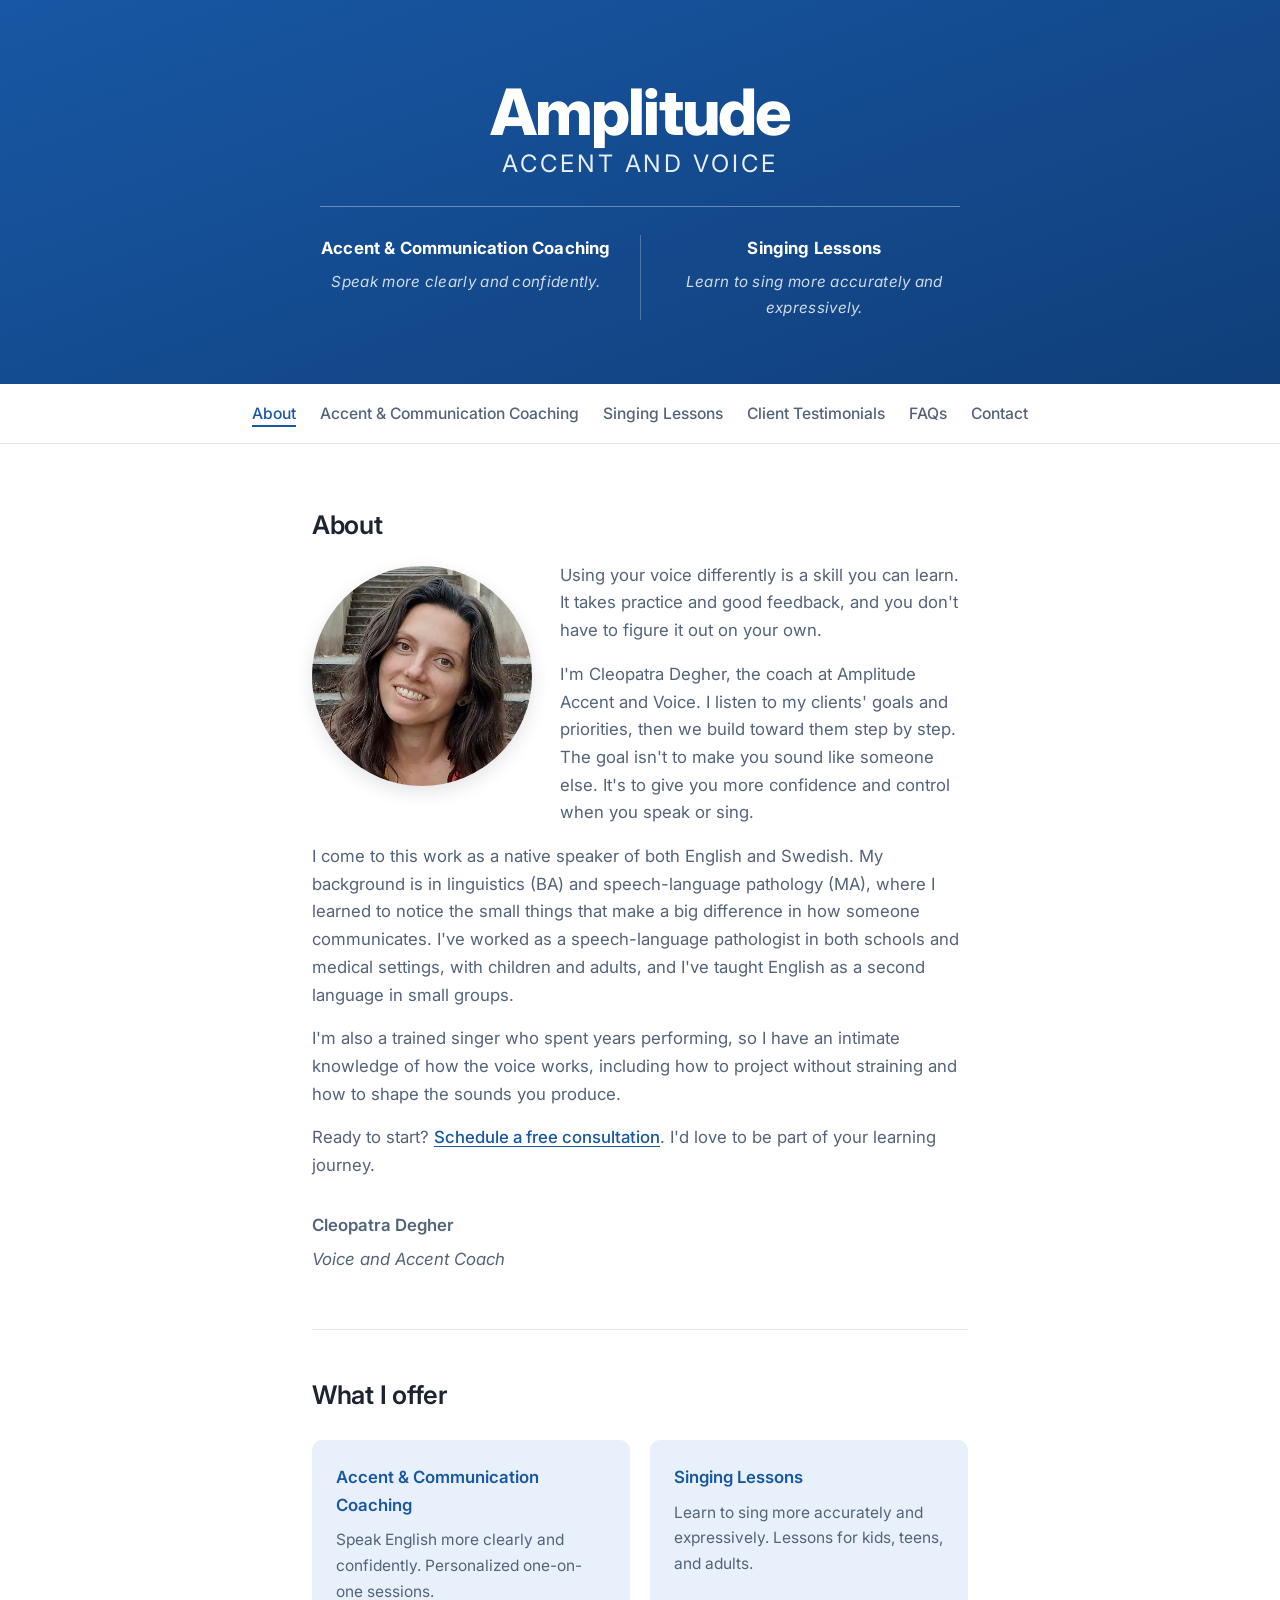
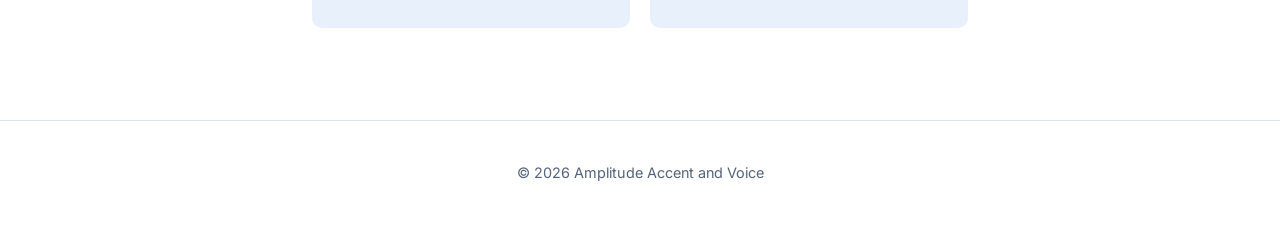
<file: index.html>
<!DOCTYPE html>
<html lang="en">
<head>
    <meta charset="UTF-8">
    <meta name="viewport" content="width=device-width, initial-scale=1.0">
    <meta http-equiv="Cache-Control" content="no-store">
    <title>Amplitude Accent and Voice</title>
    <link href="https://fonts.googleapis.com/css2?family=Inter:ital,wght@0,400;0,500;0,600;0,700;0,800;1,400&display=swap" rel="stylesheet">
    <link rel="stylesheet" href="styles.css?v=30">
</head>
<body>
    <header class="hero">
        <div class="hero-inner">
            <h1><span class="brand-line">Amplitude</span>Accent and Voice</h1>
            <div class="offerings">
                <div class="offering">
                    <p class="offering-title">Accent &amp; Communication Coaching</p>
                    <p class="offering-desc">Speak more clearly and confidently.</p>
                </div>
                <div class="offering">
                    <p class="offering-title">Singing Lessons</p>
                    <p class="offering-desc">Learn to sing more accurately and expressively.</p>
                </div>
            </div>
        </div>
    </header>

    <nav>
        <ul>
            <li><a href="index.html" class="active">About</a></li>
            <li><a href="accent-coaching.html">Accent &amp; Communication Coaching</a></li>
            <li><a href="voice-coaching.html">Singing Lessons</a></li>
            <li><a href="testimonials.html">Client Testimonials</a></li>
            <li><a href="faqs.html">FAQs</a></li>
            <li><a href="contact.html">Contact</a></li>
        </ul>
    </nav>

    <main>
        <section class="section">
            <h2>About</h2>
            <img class="about-photo" src="cleopatra-photo.jpg?v=3" alt="Cleopatra Degher">
            <p>Using your voice differently is a skill you can learn. It takes
               practice and good feedback, and you don't have to figure it out on
               your own.</p>
            <p>I'm Cleopatra Degher, the coach at Amplitude Accent and Voice. I
               listen to my clients' goals and priorities, then we build toward
               them step by step. The goal isn't to make you sound like someone
               else. It's to give you more confidence and control when you speak
               or sing.</p>
            <p>I come to this work as a native speaker of both English and
               Swedish. My background is in linguistics (BA) and speech-language
               pathology (MA), where I learned to notice the small things that
               make a big difference in how someone communicates. I've worked as
               a speech-language pathologist in both schools and medical
               settings, with children and adults, and I've taught English as a
               second language in small groups.</p>
            <p>I'm also a trained singer who spent years performing, so I have an
               intimate knowledge of how the voice works, including how to
               project without straining and how to shape the sounds you
               produce.</p>
            <p>Ready to start? <a href="contact.html#book">Schedule a free
               consultation</a>. I'd love to be part of your learning journey.</p>
            <div class="signoff">
                <div class="signoff-text">
                    <p class="signoff-name">Cleopatra Degher</p>
                    <p class="signoff-title">Voice and Accent Coach</p>
                </div>
            </div>
        </section>

        <section class="section">
            <h2>What I offer</h2>
            <div class="cards">
                <a class="card" href="accent-coaching.html">
                    <h3>Accent &amp; Communication Coaching</h3>
                    <p>Speak English more clearly and confidently. Personalized one-on-one sessions.</p>
                </a>
                <a class="card" href="voice-coaching.html">
                    <h3>Singing Lessons</h3>
                    <p>Learn to sing more accurately and expressively. Lessons for kids, teens, and adults.</p>
                </a>
            </div>
        </section>
    </main>

    <footer>
        &copy; 2026 Amplitude Accent and Voice
    </footer>
</body>
</html>
</file>
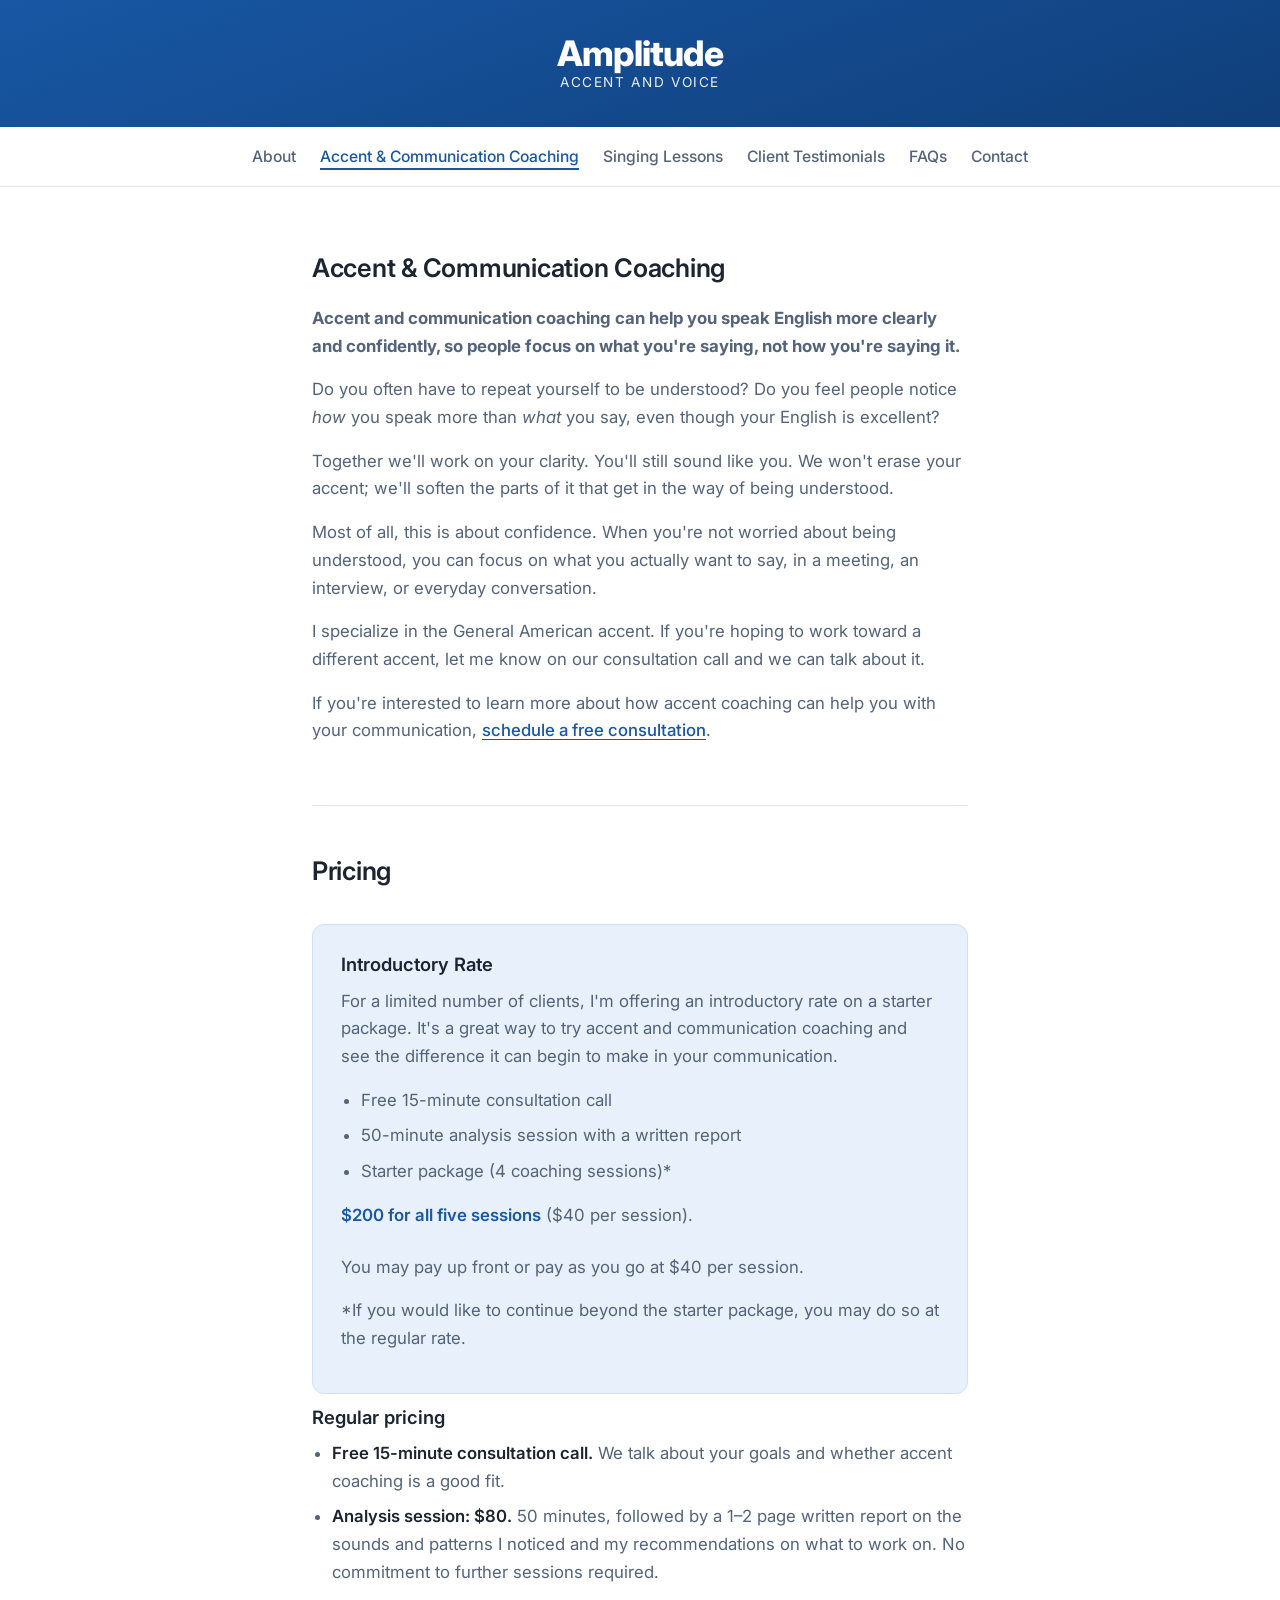
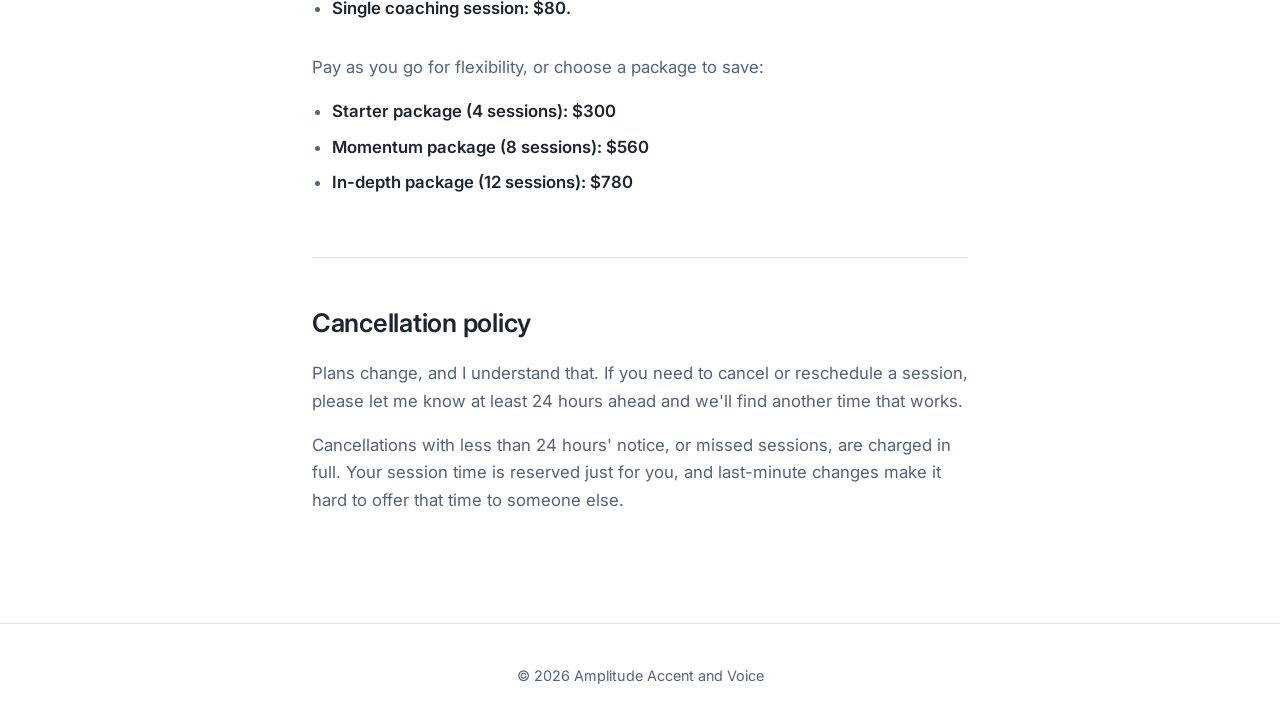
<file: accent-coaching.html>
<!DOCTYPE html>
<html lang="en">
<head>
    <meta charset="UTF-8">
    <meta name="viewport" content="width=device-width, initial-scale=1.0">
    <meta http-equiv="Cache-Control" content="no-store">
    <title>Accent &amp; Communication Coaching — Amplitude Accent and Voice</title>
    <link href="https://fonts.googleapis.com/css2?family=Inter:ital,wght@0,400;0,500;0,600;0,700;0,800;1,400&display=swap" rel="stylesheet">
    <link rel="stylesheet" href="styles.css?v=30">
</head>
<body>
    <header class="hero compact">
        <div class="hero-inner">
            <a href="index.html" class="brand"><span class="brand-line">Amplitude</span>Accent and Voice</a>
        </div>
    </header>

    <nav>
        <ul>
            <li><a href="index.html">About</a></li>
            <li><a href="accent-coaching.html" class="active">Accent &amp; Communication Coaching</a></li>
            <li><a href="voice-coaching.html">Singing Lessons</a></li>
            <li><a href="testimonials.html">Client Testimonials</a></li>
            <li><a href="faqs.html">FAQs</a></li>
            <li><a href="contact.html">Contact</a></li>
        </ul>
    </nav>

    <main>
        <section class="section">
            <h1>Accent &amp; Communication Coaching</h1>
            <p><strong>Accent and communication coaching can help you speak
               English more clearly and confidently, so people focus on what
               you're saying, not how you're saying it.</strong></p>
            <p>Do you often have to repeat yourself to be understood? Do you feel
               people notice <em>how</em> you speak more than <em>what</em> you
               say, even though your English is excellent?</p>
            <p>Together we'll work on your clarity. You'll still sound like you.
               We won't erase your accent; we'll soften the parts of it that get
               in the way of being understood.</p>
            <p>Most of all, this is about confidence. When you're not worried
               about being understood, you can focus on what you actually want to
               say, in a meeting, an interview, or everyday conversation.</p>
            <p>I specialize in the General American accent. If you're hoping to
               work toward a different accent, let me know on our consultation
               call and we can talk about it.</p>
            <p>If you're interested to learn more about how accent coaching can
               help you with your communication,
               <a href="contact.html#book">schedule a free consultation</a>.</p>
        </section>

        <section class="section" id="pricing">
            <h2>Pricing</h2>
            <div class="founding-box" id="intro-rate">
                <h3 class="price-head">Introductory Rate</h3>
                <p>For a limited number of clients, I'm offering an introductory
                   rate on a starter package. It's a great way to try accent and
                   communication coaching and see the difference it can begin to
                   make in your communication.</p>
                <ul class="price-list">
                    <li>Free 15-minute consultation call</li>
                    <li>50-minute analysis session with a written report</li>
                    <li>Starter package (4 coaching sessions)*</li>
                </ul>
                <p class="price-total" style="margin-bottom: 1.5rem;"><strong>$200 for all five sessions</strong>
                   ($40 per session).</p>
                <p class="price-note">You may pay up front or pay as you go at
                   $40 per session.</p>
                <p class="price-note">*If you would like to continue beyond the
                   starter package, you may do so at the regular rate.</p>
            </div>

            <h3 class="price-head">Regular pricing</h3>
            <ul class="price-list" style="margin-bottom: 2rem;">
                <li><strong>Free 15-minute consultation call.</strong> We talk
                    about your goals and whether accent coaching is a good
                    fit.</li>
                <li><strong>Analysis session: $80.</strong> 50 minutes, followed
                    by a 1–2 page written report on the sounds and patterns I
                    noticed and my recommendations on what to work on. No
                    commitment to further sessions required.</li>
                <li><strong>Single coaching session: $80.</strong></li>
            </ul>
            <p class="price-note">Pay as you go for flexibility, or choose a
               package to save:</p>
            <ul class="price-list">
                <li><strong>Starter package (4 sessions): $300</strong></li>
                <li><strong>Momentum package (8 sessions): $560</strong></li>
                <li><strong>In-depth package (12 sessions): $780</strong></li>
            </ul>
        </section>

        <section class="section" id="cancellation">
            <h2>Cancellation policy</h2>
            <p>Plans change, and I understand that. If you need to cancel or
               reschedule a session, please let me know at least 24 hours ahead
               and we'll find another time that works.</p>
            <p>Cancellations with less than 24 hours' notice, or missed sessions,
               are charged in full. Your session time is reserved just for you,
               and last-minute changes make it hard to offer that time to someone
               else.</p>
        </section>
    </main>

    <footer>
        &copy; 2026 Amplitude Accent and Voice
    </footer>
</body>
</html>
</file>
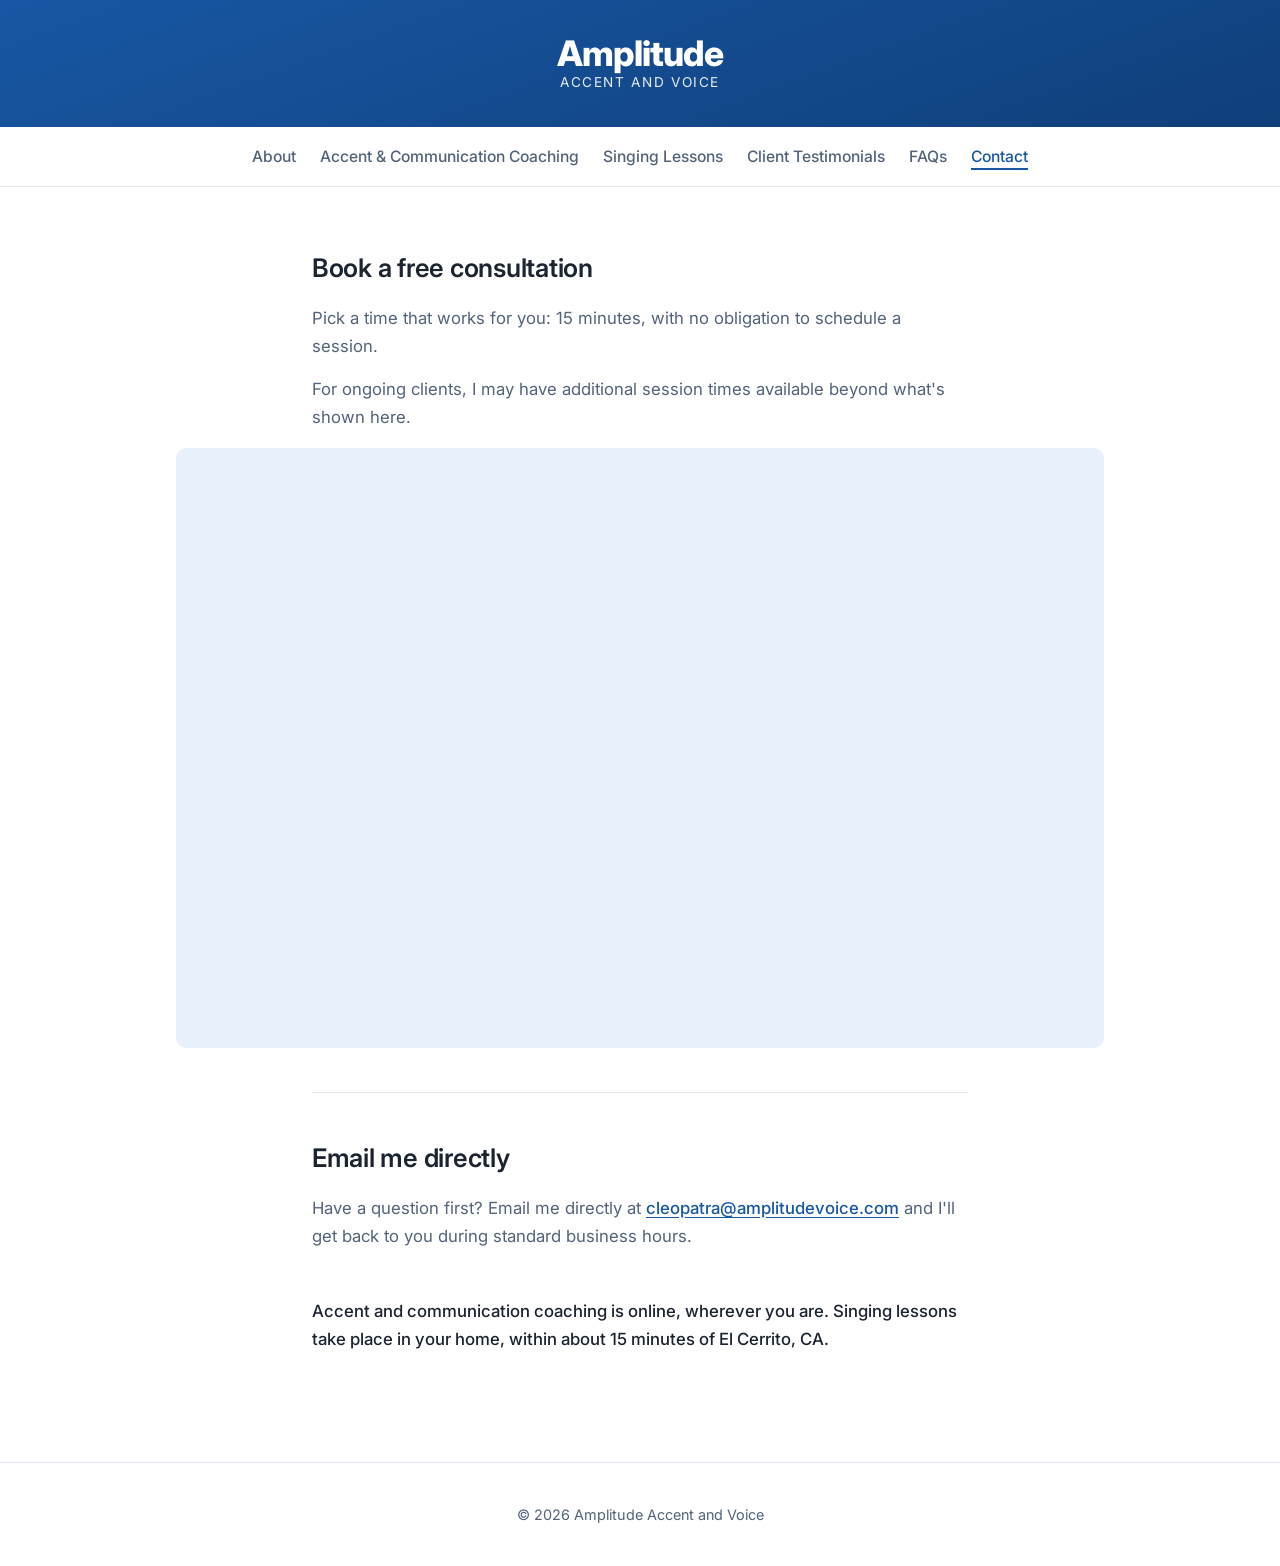
<file: contact.html>
<!DOCTYPE html>
<html lang="en">
<head>
    <meta charset="UTF-8">
    <meta name="viewport" content="width=device-width, initial-scale=1.0">
    <meta http-equiv="Cache-Control" content="no-store">
    <title>Contact — Amplitude Accent and Voice</title>
    <link href="https://fonts.googleapis.com/css2?family=Inter:ital,wght@0,400;0,500;0,600;0,700;0,800;1,400&display=swap" rel="stylesheet">
    <link rel="stylesheet" href="styles.css?v=30">
</head>
<body>
    <header class="hero compact">
        <div class="hero-inner">
            <a href="index.html" class="brand"><span class="brand-line">Amplitude</span>Accent and Voice</a>
        </div>
    </header>

    <nav>
        <ul>
            <li><a href="index.html">About</a></li>
            <li><a href="accent-coaching.html">Accent &amp; Communication Coaching</a></li>
            <li><a href="voice-coaching.html">Singing Lessons</a></li>
            <li><a href="testimonials.html">Client Testimonials</a></li>
            <li><a href="faqs.html">FAQs</a></li>
            <li><a href="contact.html" class="active">Contact</a></li>
        </ul>
    </nav>

    <main>
        <section class="section" id="book">
            <h1>Book a free consultation</h1>
            <p>Pick a time that works for you: 15 minutes, with no obligation to schedule a session.</p>
            <p class="price-note">For ongoing clients, I may have additional session times available beyond what's shown here.</p>
            <!-- Google Calendar Appointment Scheduling begin -->
            <iframe class="booking" title="Book a free consultation call" src="https://calendar.google.com/calendar/appointments/schedules/AcZssZ0zJWID2LXfBjTC3yGVI8p8HNwMQlucLHqf9GP6MyuZLJ-Z0fib1vh2YYufvY4Z8T_S9PYylt-m?gv=true" style="border: 0" width="100%" height="600" frameborder="0"></iframe>
            <!-- end Google Calendar Appointment Scheduling -->
        </section>

        <section class="section" id="message-form">
            <h2>Email me directly</h2>
            <p>Have a question first? Email me directly at
               <a href="mailto:cleopatra@amplitudevoice.com">cleopatra@amplitudevoice.com</a>
               and I'll get back to you during standard business hours.</p>
            <p class="location">Accent and communication coaching is online, wherever you are. Singing lessons take place in your home, within about 15 minutes of El Cerrito, CA.</p>
        </section>
    </main>

    <footer>
        &copy; 2026 Amplitude Accent and Voice
    </footer>
</body>
</html>
</file>
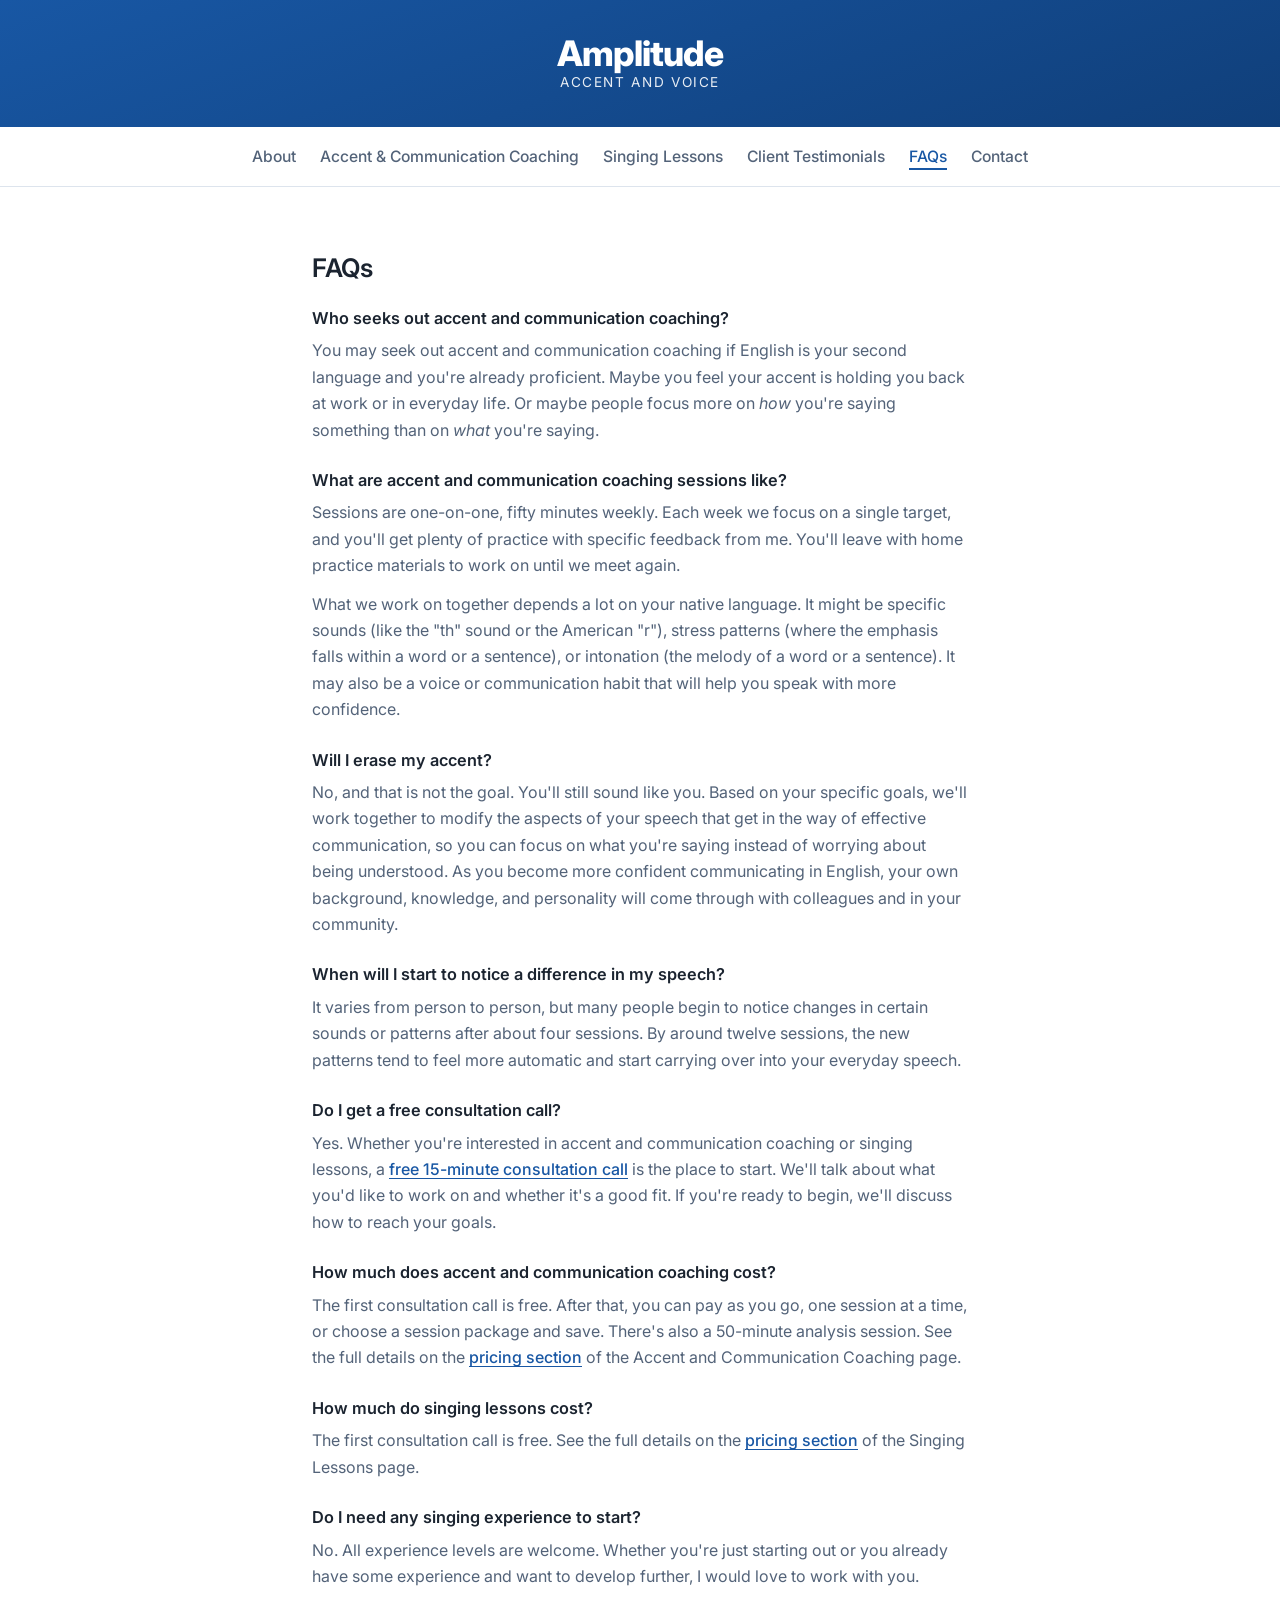
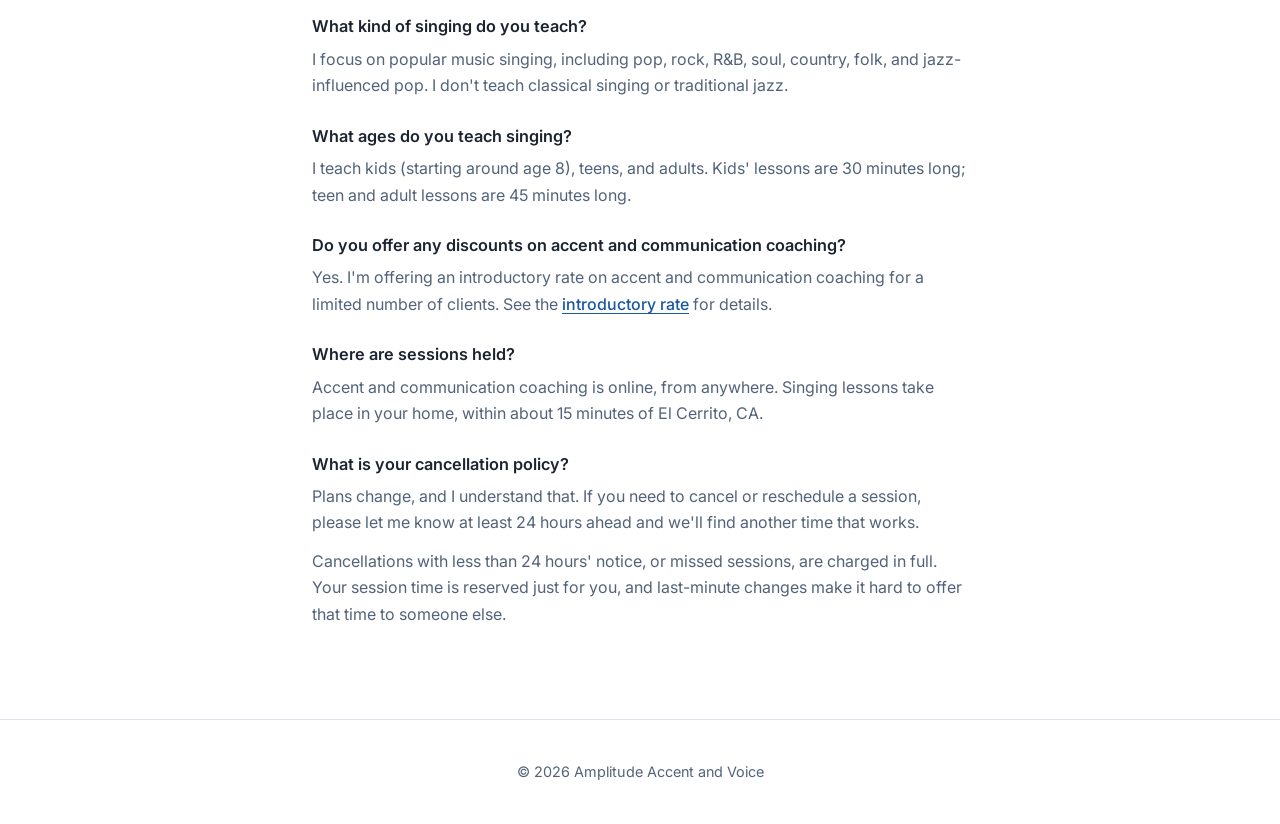
<file: faqs.html>
<!DOCTYPE html>
<html lang="en">
<head>
    <meta charset="UTF-8">
    <meta name="viewport" content="width=device-width, initial-scale=1.0">
    <meta http-equiv="Cache-Control" content="no-store">
    <title>FAQs — Amplitude Accent and Voice</title>
    <link href="https://fonts.googleapis.com/css2?family=Inter:ital,wght@0,400;0,500;0,600;0,700;0,800;1,400&display=swap" rel="stylesheet">
    <link rel="stylesheet" href="styles.css?v=30">
</head>
<body>
    <header class="hero compact">
        <div class="hero-inner">
            <a href="index.html" class="brand"><span class="brand-line">Amplitude</span>Accent and Voice</a>
        </div>
    </header>

    <nav>
        <ul>
            <li><a href="index.html">About</a></li>
            <li><a href="accent-coaching.html">Accent &amp; Communication Coaching</a></li>
            <li><a href="voice-coaching.html">Singing Lessons</a></li>
            <li><a href="testimonials.html">Client Testimonials</a></li>
            <li><a href="faqs.html" class="active">FAQs</a></li>
            <li><a href="contact.html">Contact</a></li>
        </ul>
    </nav>

    <main>
        <section class="section">
            <h1>FAQs</h1>
            <div class="faq">
                <h3>Who seeks out accent and communication coaching?</h3>
                <p>You may seek out accent and communication coaching if English
                   is your second language and you're already proficient. Maybe you feel your
                   accent is holding you back at work or in everyday life. Or
                   maybe people focus more on <em>how</em> you're saying
                   something than on <em>what</em> you're saying.</p>
            </div>
            <div class="faq">
                <h3>What are accent and communication coaching sessions like?</h3>
                <p>Sessions are one-on-one, fifty minutes weekly. Each week we
                   focus on a single target, and you'll get plenty of practice
                   with specific feedback from me. You'll leave with home
                   practice materials to work on until we meet again.</p>
                <p>What we work on together depends a lot on your native
                   language. It might be specific sounds (like the "th" sound
                   or the American "r"), stress patterns (where the emphasis
                   falls within a word or a sentence), or intonation (the
                   melody of a word or a sentence). It may also be a voice or
                   communication habit that will help you speak with more
                   confidence.</p>
            </div>
            <div class="faq">
                <h3>Will I erase my accent?</h3>
                <p>No, and that is not the goal. You'll still sound like you.
                   Based on your specific goals, we'll work together to modify
                   the aspects of your speech that get in the way of effective
                   communication, so you can focus on what you're saying
                   instead of worrying about being understood. As you become
                   more confident communicating in English, your own background,
                   knowledge, and personality will come through with colleagues
                   and in your community.</p>
            </div>
            <div class="faq">
                <h3>When will I start to notice a difference in my speech?</h3>
                <p>It varies from person to person, but many people begin to
                   notice changes in certain sounds or patterns after about
                   four sessions. By around twelve sessions, the new patterns
                   tend to feel more automatic and start carrying over into
                   your everyday speech.</p>
            </div>
            <div class="faq">
                <h3>Do I get a free consultation call?</h3>
                <p>Yes. Whether you're interested in accent and communication
                   coaching or singing lessons, a
                   <a href="contact.html#book">free 15-minute consultation call</a>
                   is the place to start. We'll talk about what you'd like to
                   work on and whether it's a good fit. If you're ready to
                   begin, we'll discuss how to reach your goals.</p>
            </div>
            <div class="faq">
                <h3>How much does accent and communication coaching cost?</h3>
                <p>The first consultation call is free. After that, you can pay
                   as you go, one session at a time, or choose a session package
                   and save. There's also a 50-minute analysis session. See the
                   full details on the
                   <a href="accent-coaching.html#pricing">pricing section</a>
                   of the Accent and Communication Coaching page.</p>
            </div>
            <div class="faq">
                <h3>How much do singing lessons cost?</h3>
                <p>The first consultation call is free. See the full details on
                   the
                   <a href="voice-coaching.html#pricing">pricing section</a>
                   of the Singing Lessons page.</p>
            </div>
            <div class="faq">
                <h3>Do I need any singing experience to start?</h3>
                <p>No. All experience levels are welcome. Whether you're just
                   starting out or you already have some experience and want to
                   develop further, I would love to work with you.</p>
            </div>
            <div class="faq">
                <h3>What kind of singing do you teach?</h3>
                <p>I focus on popular music singing, including pop, rock, R&amp;B,
                   soul, country, folk, and jazz-influenced pop. I don't teach
                   classical singing or traditional jazz.</p>
            </div>
            <div class="faq">
                <h3>What ages do you teach singing?</h3>
                <p>I teach kids (starting around age 8), teens, and adults.
                   Kids' lessons are 30 minutes long; teen and adult lessons are
                   45 minutes long.</p>
            </div>
            <div class="faq">
                <h3>Do you offer any discounts on accent and communication coaching?</h3>
                <p>Yes. I'm offering an introductory rate on accent and
                   communication coaching for a limited number of clients. See
                   the
                   <a href="accent-coaching.html#intro-rate">introductory rate</a>
                   for details.</p>
            </div>
            <div class="faq">
                <h3>Where are sessions held?</h3>
                <p>Accent and communication coaching is online, from anywhere.
                   Singing lessons take place in your home, within about 15
                   minutes of El Cerrito, CA.</p>
            </div>
            <div class="faq">
                <h3>What is your cancellation policy?</h3>
                <p>Plans change, and I understand that. If you need to cancel or
                   reschedule a session, please let me know at least 24 hours
                   ahead and we'll find another time that works.</p>
                <p>Cancellations with less than 24 hours' notice, or missed
                   sessions, are charged in full. Your session time is reserved
                   just for you, and last-minute changes make it hard to offer
                   that time to someone else.</p>
            </div>
        </section>
    </main>

    <footer>
        &copy; 2026 Amplitude Accent and Voice
    </footer>
</body>
</html>
</file>
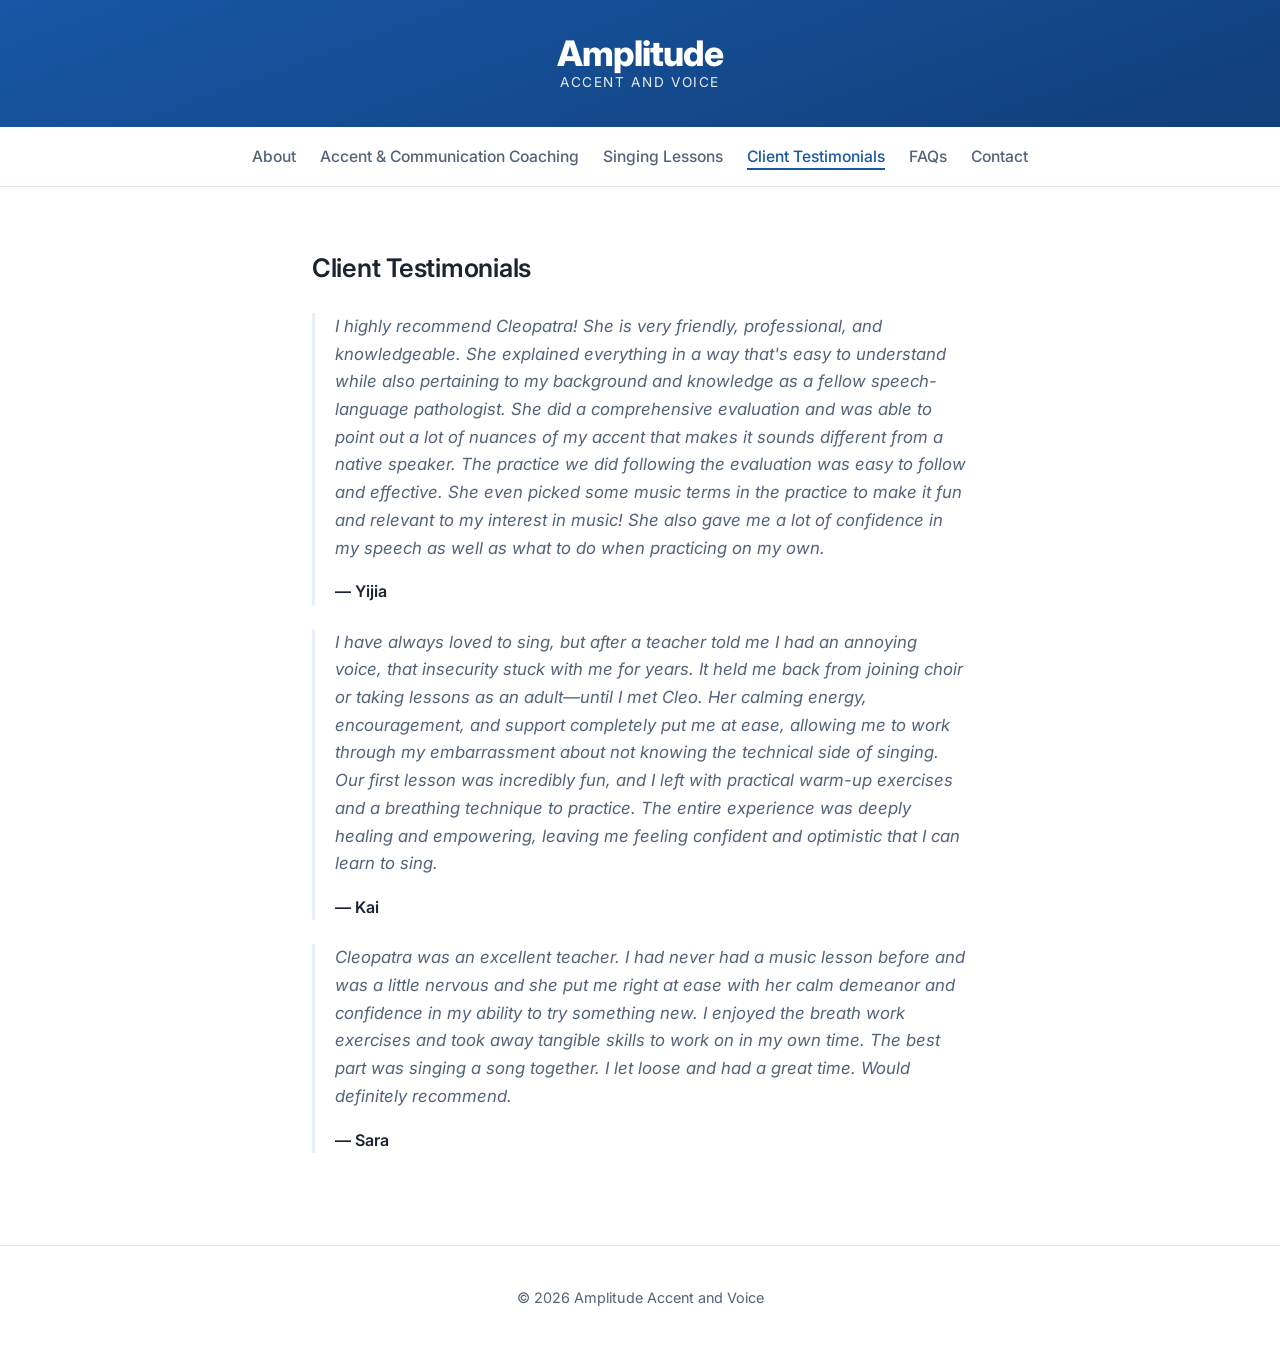
<file: testimonials.html>
<!DOCTYPE html>
<html lang="en">
<head>
    <meta charset="UTF-8">
    <meta name="viewport" content="width=device-width, initial-scale=1.0">
    <meta http-equiv="Cache-Control" content="no-store">
    <title>Client Testimonials — Amplitude Accent and Voice</title>
    <link href="https://fonts.googleapis.com/css2?family=Inter:ital,wght@0,400;0,500;0,600;0,700;0,800;1,400&display=swap" rel="stylesheet">
    <link rel="stylesheet" href="styles.css?v=30">
</head>
<body>
    <header class="hero compact">
        <div class="hero-inner">
            <a href="index.html" class="brand"><span class="brand-line">Amplitude</span>Accent and Voice</a>
        </div>
    </header>

    <nav>
        <ul>
            <li><a href="index.html">About</a></li>
            <li><a href="accent-coaching.html">Accent &amp; Communication Coaching</a></li>
            <li><a href="voice-coaching.html">Singing Lessons</a></li>
            <li><a href="testimonials.html" class="active">Client Testimonials</a></li>
            <li><a href="faqs.html">FAQs</a></li>
            <li><a href="contact.html">Contact</a></li>
        </ul>
    </nav>

    <main>
        <section class="section">
            <h1>Client Testimonials</h1>
            <blockquote class="testimonial">
                <p>I highly recommend Cleopatra! She is very friendly,
                   professional, and knowledgeable. She explained everything
                   in a way that's easy to understand while also pertaining
                   to my background and knowledge as a fellow
                   speech-language pathologist. She did a comprehensive
                   evaluation and was able to point out a lot of nuances of
                   my accent that makes it sounds different from a native
                   speaker. The practice we did following the evaluation was
                   easy to follow and effective. She even picked some music
                   terms in the practice to make it fun and relevant to my
                   interest in music! She also gave me a lot of confidence in
                   my speech as well as what to do when practicing on my
                   own.</p>
                <cite>&mdash; Yijia</cite>
            </blockquote>
            <blockquote class="testimonial">
                <p>I have always loved to sing, but after a teacher told me I
                   had an annoying voice, that insecurity stuck with me for
                   years. It held me back from joining choir or taking lessons
                   as an adult&mdash;until I met Cleo. Her calming energy,
                   encouragement, and support completely put me at ease,
                   allowing me to work through my embarrassment about not
                   knowing the technical side of singing. Our first lesson was
                   incredibly fun, and I left with practical warm-up exercises
                   and a breathing technique to practice. The entire experience
                   was deeply healing and empowering, leaving me feeling
                   confident and optimistic that I can learn to sing.</p>
                <cite>&mdash; Kai</cite>
            </blockquote>
            <blockquote class="testimonial">
                <p>Cleopatra was an excellent teacher. I had never had a music
                   lesson before and was a little nervous and she put me right
                   at ease with her calm demeanor and confidence in my ability
                   to try something new. I enjoyed the breath work exercises and
                   took away tangible skills to work on in my own time. The best
                   part was singing a song together. I let loose and had a great
                   time. Would definitely recommend.</p>
                <cite>&mdash; Sara</cite>
            </blockquote>
        </section>
    </main>

    <footer>
        &copy; 2026 Amplitude Accent and Voice
    </footer>
</body>
</html>
</file>
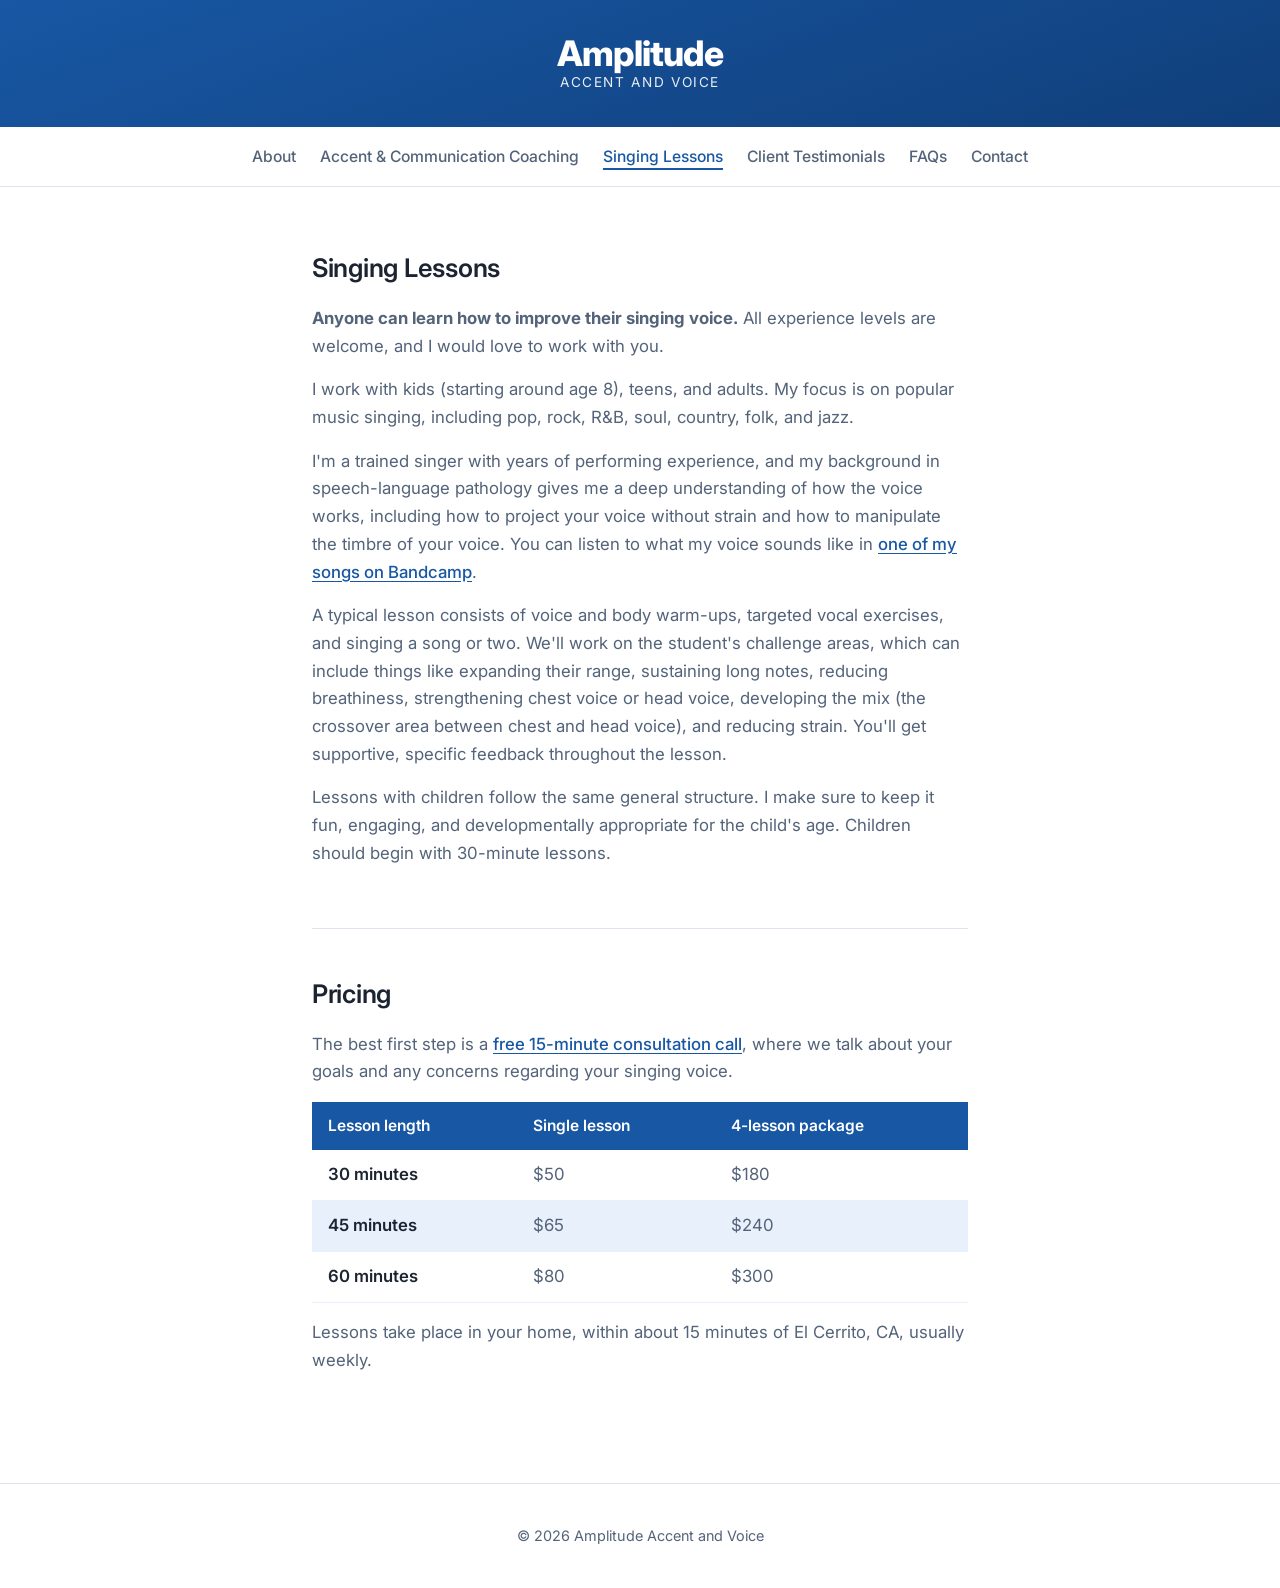
<file: voice-coaching.html>
<!DOCTYPE html>
<html lang="en">
<head>
    <meta charset="UTF-8">
    <meta name="viewport" content="width=device-width, initial-scale=1.0">
    <meta http-equiv="Cache-Control" content="no-store">
    <title>Singing Lessons — Amplitude Accent and Voice</title>
    <link href="https://fonts.googleapis.com/css2?family=Inter:ital,wght@0,400;0,500;0,600;0,700;0,800;1,400&display=swap" rel="stylesheet">
    <link rel="stylesheet" href="styles.css?v=31">
</head>
<body>
    <header class="hero compact">
        <div class="hero-inner">
            <a href="index.html" class="brand"><span class="brand-line">Amplitude</span>Accent and Voice</a>
        </div>
    </header>

    <nav>
        <ul>
            <li><a href="index.html">About</a></li>
            <li><a href="accent-coaching.html">Accent &amp; Communication Coaching</a></li>
            <li><a href="voice-coaching.html" class="active">Singing Lessons</a></li>
            <li><a href="testimonials.html">Client Testimonials</a></li>
            <li><a href="faqs.html">FAQs</a></li>
            <li><a href="contact.html">Contact</a></li>
        </ul>
    </nav>

    <main>
        <section class="section">
            <h1>Singing Lessons</h1>
            <p><strong>Anyone can learn how to improve their singing
               voice.</strong> All experience levels are welcome, and I would
               love to work with you.</p>
            <p>I work with kids (starting around age 8), teens, and adults. My
               focus is on popular music singing, including pop, rock, R&amp;B,
               soul, country, folk, and jazz.</p>
            <p>I'm a trained singer with years of performing experience, and my
               background in speech-language pathology gives me a deep
               understanding of how the voice works, including how to project
               your voice without strain and how to manipulate the timbre of
               your voice. You can listen to what my voice sounds
               like in
               <a href="https://cleopatradegher.bandcamp.com/track/red-eye" target="_blank" rel="noopener">one of my songs on Bandcamp</a>.</p>
            <p>A typical lesson consists of voice and body warm-ups, targeted
               vocal exercises, and singing a song or two. We'll work on the
               student's challenge areas, which can include things like
               expanding their range, sustaining long notes, reducing
               breathiness, strengthening chest voice or head voice, developing
               the mix (the crossover area between chest and head voice), and
               reducing strain. You'll get supportive, specific feedback
               throughout the lesson.</p>
            <p>Lessons with children follow the same general structure. I make
               sure to keep it fun, engaging, and developmentally appropriate
               for the child's age. Children should begin with 30-minute
               lessons.</p>
        </section>

        <section class="section" id="pricing">
            <h2>Pricing</h2>
            <p>The best first step is a
               <a href="contact.html#book">free 15-minute consultation call</a>,
               where we talk about your goals and any concerns regarding your
               singing voice.</p>
            <table class="price-table">
                <thead>
                    <tr>
                        <th>Lesson length</th>
                        <th>Single lesson</th>
                        <th>4-lesson package</th>
                    </tr>
                </thead>
                <tbody>
                    <tr><td>30 minutes</td><td>$50</td><td>$180</td></tr>
                    <tr><td>45 minutes</td><td>$65</td><td>$240</td></tr>
                    <tr><td>60 minutes</td><td>$80</td><td>$300</td></tr>
                </tbody>
            </table>
            <p class="price-note">Lessons take place in your home, within about
               15 minutes of El Cerrito, CA, usually weekly.</p>
        </section>
    </main>

    <footer>
        &copy; 2026 Amplitude Accent and Voice
    </footer>
</body>
</html>
</file>
<file: styles.css>
/* Amplitude Accent and Voice — deliberately its own look, sharing nothing with the
   personal site. Sans-serif and blue here vs. the serif personal site. */

:root {
    --ink: #1b2430;
    --ink-soft: #536379;
    --accent: #1857a4;
    --accent-deep: #103f7a;   /* gradient foot, for depth in the header */
    --accent-soft: #e8f0fb;   /* card wash */
    --rule: #dde4ed;
    --page: #ffffff;
}

* { box-sizing: border-box; }

body {
    margin: 0;
    font-family: 'Inter', -apple-system, BlinkMacSystemFont, 'Segoe UI', sans-serif;
    color: var(--ink);
    background: var(--page);
    line-height: 1.65;
    -webkit-text-size-adjust: 100%;
}

/* --- hero --- */
.hero {
    background: linear-gradient(160deg, var(--accent) 0%, var(--accent-deep) 100%);
    color: #fff;
    padding: 5rem 1.5rem 4rem;
    text-align: center;
}

.hero-inner { max-width: 40rem; margin: 0 auto; }

/* The name is two rows: "Amplitude" big and bold, "Accent and Voice" quieter
   beneath it — the h1/.brand carry the second row's size, .brand-line the first. */
.hero h1 {
    margin: 0 0 0.75rem;
    font-size: 1.5rem;
    font-weight: 400;
    letter-spacing: 0.12em;
    text-transform: uppercase;
    line-height: 1.2;
    color: rgba(255, 255, 255, 0.9);
}

.brand-line {
    display: block;
    font-size: 4rem;
    font-weight: 800;
    letter-spacing: -0.03em;
    text-transform: none;
    line-height: 1;
    margin-bottom: 0.35rem;
    color: #fff;
}

/* Subtitle under the name: set apart by a short hairline and a lighter,
   italic voice so it doesn't read as a third line of the brand. */
.tagline {
    margin: 1.75rem auto 0;
    padding-top: 1.25rem;
    max-width: 30rem;
    border-top: 1px solid rgba(255, 255, 255, 0.35);
    font-size: 1.05rem;
    font-weight: 400;
    font-style: italic;
    letter-spacing: 0.02em;
    color: rgba(255, 255, 255, 0.8);
}

/* Home hero: the two sides of the business, set side by side on wide screens
   and stacked on narrow ones, divided by a hairline like the old tagline. */
.offerings {
    margin: 1.75rem auto 0;
    padding-top: 1.75rem;
    border-top: 1px solid rgba(255, 255, 255, 0.35);
    display: flex;
    gap: 1.75rem;
    text-align: center;
}
.offering { flex: 1; }
.offering + .offering {
    border-left: 1px solid rgba(255, 255, 255, 0.25);
    padding-left: 1.75rem;
}
.offering-title {
    margin: 0 0 0.4rem;
    font-size: 1.05rem;
    font-weight: 700;
    letter-spacing: 0.01em;
    color: #fff;
}
.offering-desc {
    margin: 0;
    font-size: 0.95rem;
    font-style: italic;
    letter-spacing: 0.02em;
    color: rgba(255, 255, 255, 0.8);
}

/* Inner pages keep the brand but not the full-height banner — the name doubles
   as the link home. */
.hero.compact { padding: 2.25rem 1.5rem 2rem; }

.hero.compact .brand {
    display: inline-block;
    color: rgba(255, 255, 255, 0.9);
    text-decoration: none;
    font-size: 0.85rem;
    font-weight: 400;
    letter-spacing: 0.12em;
    text-transform: uppercase;
    line-height: 1.2;
}

.hero.compact .brand-line {
    font-size: 2.2rem;
    margin-bottom: 0.2rem;
}

/* --- nav --- */
nav {
    border-bottom: 1px solid var(--rule);
    position: sticky;
    top: 0;
    background: rgba(255, 255, 255, 0.95);
    backdrop-filter: blur(8px);
    z-index: 10;
}

nav ul {
    list-style: none;
    display: flex;
    flex-wrap: wrap;          /* six tabs now — wrap rather than overflow on narrow screens */
    justify-content: center;
    gap: 0.6rem 1.5rem;
    margin: 0;
    padding: 1rem;
}

nav a {
    text-decoration: none;
    color: var(--ink-soft);
    font-weight: 500;
    font-size: 0.98rem;
    padding-bottom: 2px;
    border-bottom: 2px solid transparent;
}

nav a:hover { color: var(--accent); }
nav a.active { color: var(--accent); border-bottom-color: var(--accent); }

/* "Coaching" dropdown — opens on hover (desktop) or tap (touch, via focus) */
.has-dropdown { position: relative; }

.has-dropdown .dropdown {
    display: none;
    list-style: none;
    position: absolute;
    top: 100%;
    left: 50%;
    transform: translateX(-50%);
    margin: 0.6rem 0 0;
    padding: 0.4rem;
    min-width: 10rem;
    background: #fff;
    border: 1px solid var(--rule);
    border-radius: 10px;
    box-shadow: 0 8px 20px rgba(27, 36, 48, 0.1);
    z-index: 20;
}

.has-dropdown:hover .dropdown,
.has-dropdown:focus-within .dropdown {
    display: block;
}

.dropdown li { padding: 0; }

.dropdown a {
    display: block;
    padding: 0.5rem 0.75rem;
    border-bottom: none;
    border-radius: 6px;
    white-space: nowrap;
}

.dropdown a:hover,
.dropdown a:focus {
    background: var(--accent-soft);
}

/* --- content --- */
main {
    max-width: 44rem;
    margin: 0 auto;
    padding: 1rem 1.5rem 3rem;
}

.section { padding: 2.75rem 0; border-bottom: 1px solid var(--rule); }
.section:last-child { border-bottom: none; }

.section h1,
.section h2 {
    font-size: 1.6rem;
    font-weight: 600;
    margin: 0 0 1rem;
    letter-spacing: -0.01em;
}

.section p { margin: 0 0 1rem; color: var(--ink-soft); font-size: 1.05rem; }

/* Links inside body text (e.g. "book a free consultation") */
.section p a {
    color: var(--accent);
    font-weight: 500;
    text-decoration: underline;
    text-underline-offset: 3px;
}

.section p a:hover { color: var(--accent-deep); }

/* Embedded booking calendar on the Contact page */
.booking {
    display: block;
    margin-top: 1rem;
    border-radius: 10px;
    background: var(--accent-soft);
    /* Break out wider than the 44rem text column so Google's scheduler
       shows a full work-week (about five days) instead of two. Capped to
       the viewport on small screens so it never overflows. */
    width: min(58rem, calc(100vw - 3rem));
    margin-left: 50%;
    transform: translateX(-50%);
}

/* --- About sign-off --- */
.signoff {
    display: flex;
    align-items: center;
    gap: 1rem;
    margin-top: 1.75rem;
}

.signoff-photo {
    width: 200px;
    height: 200px;
    border-radius: 50%;
    background: var(--accent-soft);
    flex-shrink: 0;
    object-fit: cover;
}

.signoff-text { line-height: 1.1; }

.signoff-name {
    margin: 0;
    font-weight: 600;
    color: var(--ink);
}

.signoff-title {
    margin: 0;
    font-style: italic;
    color: var(--ink-soft);
    font-size: 0.95rem;
}

/* --- cards --- */
.cards {
    display: grid;
    grid-template-columns: repeat(auto-fit, minmax(13rem, 1fr));
    gap: 1.25rem;
    margin-top: 1.5rem;
}

/* Cards are links down to their own section, so they must not look like body text */
.card {
    display: block;
    background: var(--accent-soft);
    border-radius: 10px;
    padding: 1.5rem;
    text-decoration: none;
    color: inherit;
    transition: background 0.15s ease;
}

.card:hover { background: #dbe8fa; }

.card h3 {
    margin: 0 0 0.5rem;
    font-size: 1.05rem;
    font-weight: 600;
    color: var(--accent);
}

.card p { margin: 0; font-size: 0.97rem; color: var(--ink-soft); }

/* --- FAQs --- */
.faq { margin-top: 1.5rem; }
.faq:first-of-type { margin-top: 1rem; }

.faq h3 {
    margin: 0 0 0.35rem;
    font-size: 1.02rem;
    font-weight: 600;
    color: var(--ink);
}

.faq p { margin: 0; color: var(--ink-soft); font-size: 1rem; }
.faq p + p { margin-top: 0.75rem; }

/* --- testimonials --- */
.testimonial {
    margin: 1.5rem 0 0;
    padding-left: 1.25rem;
    border-left: 3px solid var(--accent-soft);
}

.testimonial p {
    color: var(--ink-soft);
    font-size: 1.05rem;
    font-style: italic;
}

.testimonial cite {
    display: block;
    margin-top: 0.75rem;
    font-style: normal;
    font-weight: 600;
    color: var(--ink);
}

/* --- contact form --- */
.contact-form {
    display: flex;
    flex-direction: column;
    max-width: 28rem;
    margin-top: 1.5rem;
}

.contact-form label {
    font-weight: 600;
    font-size: 0.95rem;
    margin: 1rem 0 0.4rem;
}

.contact-form label:first-child { margin-top: 0; }

.contact-form input,
.contact-form textarea {
    font: inherit;
    color: var(--ink);
    border: 1px solid var(--rule);
    border-radius: 8px;
    padding: 0.6rem 0.75rem;
    resize: vertical;
}

.contact-form input:focus,
.contact-form textarea:focus {
    outline: none;
    border-color: var(--accent);
}

.contact-form button {
    align-self: flex-start;
    margin-top: 1.5rem;
    background: var(--accent);
    color: #fff;
    font: inherit;
    font-weight: 600;
    border: none;
    border-radius: 8px;
    padding: 0.7rem 1.5rem;
    cursor: pointer;
    transition: background 0.15s ease;
}

.contact-form button:hover { background: var(--accent-deep); }

/* --- footer --- */
footer {
    text-align: center;
    padding: 2.5rem 1.5rem;
    color: var(--ink-soft);
    font-size: 0.9rem;
    border-top: 1px solid var(--rule);
}

/* --- narrow screens --- */
@media (max-width: 34rem) {
    .hero { padding: 3.5rem 1.25rem 3rem; }
    .hero h1 { font-size: 1.1rem; }
    .brand-line { font-size: 2.9rem; }
    .tagline { font-size: 1rem; }
    nav ul { gap: 1.5rem; }
    .offerings { flex-direction: column; gap: 1.25rem; }
    .offering + .offering {
        border-left: none;
        padding-left: 0;
        border-top: 1px solid rgba(255, 255, 255, 0.25);
        padding-top: 1.25rem;
    }
}

/* "Listen on Spotify" line at the foot of the Voice Coaching page */
.listen {
    margin-top: 2rem;
    padding-top: 1.25rem;
    border-top: 1px solid var(--rule);
}

/* Second listen line sits right under the first, no divider */
.listen-more {
    margin-top: 0;
    padding-top: 0;
    border-top: none;
}

/* --- About photo (top of the section, text wraps beside it) --- */
.about-photo {
    float: left;
    width: 220px;
    height: 220px;
    border-radius: 50%;
    object-fit: cover;
    margin: 0.25rem 1.75rem 1rem 0;
    box-shadow: 0 6px 18px rgba(27, 36, 48, 0.12);
}

.section::after { content: ""; display: block; clear: both; }

.signoff { margin-top: 2.25rem; }

@media (max-width: 34rem) {
    .about-photo {
        float: none;
        display: block;
        width: 180px;
        height: 180px;
        margin: 0 auto 1.5rem;
    }
}

/* --- pricing --- */
.price-head {
    margin: 1.75rem 0 0.5rem;
    font-size: 1.15rem;
    font-weight: 600;
    color: var(--ink);
}

.price-head:first-of-type { margin-top: 0.5rem; }

.price-list {
    margin: 0 0 1rem;
    padding-left: 1.25rem;
    color: var(--ink-soft);
    font-size: 1.05rem;
}

.price-list li { margin-bottom: 0.5rem; }

.price-list strong { color: var(--ink); font-weight: 600; }

.price-total { color: var(--ink-soft); }
.price-total strong { color: var(--accent); font-weight: 600; }

/* Pricing table (Singing Lessons) */
.price-table {
    width: 100%;
    border-collapse: collapse;
    margin: 0 0 1rem;
    font-size: 1.05rem;
    color: var(--ink-soft);
}
.price-table th {
    background: var(--accent);
    color: #fff;
    text-align: left;
    padding: 0.7rem 1rem;
    font-weight: 600;
    font-size: 0.97rem;
}
.price-table td {
    padding: 0.7rem 1rem;
    border-bottom: 1px solid var(--accent-soft);
}
.price-table tbody tr:nth-child(even) { background: var(--accent-soft); }
.price-table td:first-child { color: var(--ink); font-weight: 600; }

/* "Based in the Bay Area" line on the Contact page.
   Scoped as .section p.location so it beats ".section p"'s margin shorthand,
   which otherwise resets the top margin to zero. */
.section p.location {
    margin-top: 3rem;
    font-weight: 500;
    color: var(--ink);
}

/* Parenthetical after the Accent Coaching heading — lighter and smaller */
.subhead {
    font-weight: 400;
    font-size: 1.05rem;
    color: var(--ink-soft);
}

/* Footnote in the pricing section */
.price-note {
    margin-top: 0.75rem;
    font-size: 0.9rem;
    color: var(--ink-soft);
}

/* Lead line under the Pricing heading pointing to the founding rate */
.price-lead {
    margin-top: -0.5rem;
    font-weight: 500;
    color: var(--accent);
}

/* Highlighted box around the founding client rate */
.founding-box {
    margin-top: 2rem;
    padding: 1.5rem 1.75rem;
    background: var(--accent-soft);
    border: 1px solid #cfe0f6;
    border-radius: 12px;
}

.founding-box .price-head:first-child { margin-top: 0; }

/* List inside a FAQ answer (e.g. installment example) */
.faq-list {
    margin: 0.75rem 0;
    padding-left: 1.25rem;
    color: var(--ink-soft);
    font-size: 1rem;
}

.faq-list li { margin-bottom: 0.35rem; }
</file>
